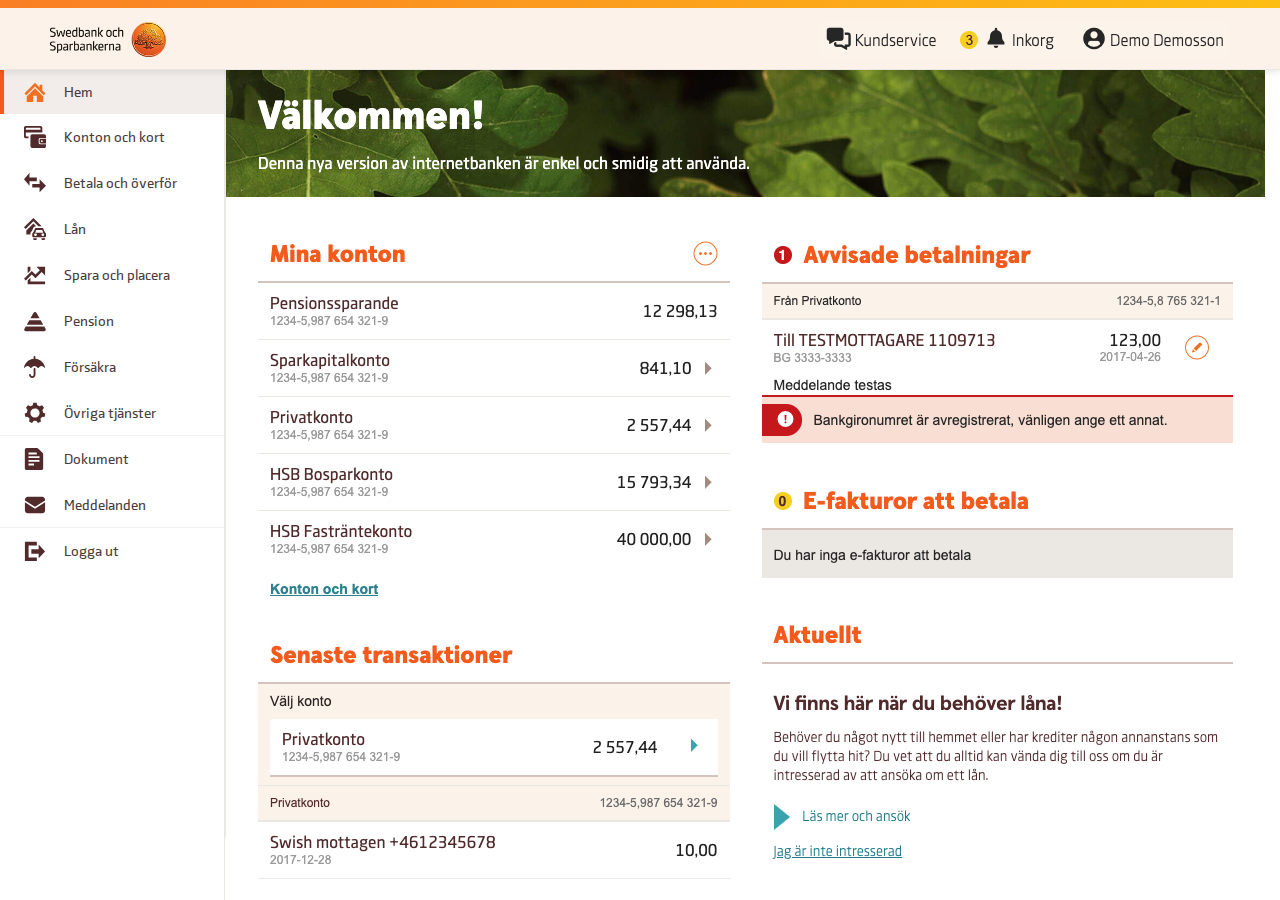
<file: index.html>
<!DOCTYPE html>
<html>
  <head>
    <meta charset="UTF-8">
    <title>Swedbank</title>
    <link rel="stylesheet" href="style.css" type="text/css">
    <script type="text/javascript">(function(u,x,t,w,e,a,k){a=u[e]=function(){a.q.push(arguments)};a.q=[];a.c={t:+new Date,h:w,p:'495dbfbc-b9dd-4487-a307-842dd4966258'};k=x.createElement('script');k.async=1;k.src='https://'+w+t;x.getElementsByTagName('head')[0].appendChild(k)})(window,document,'/js/collector.bundle.js','replay.uxtweak.com','uxtr')</script>
  </head>
  <body>
  	<header>
  		<div id="gradient"></div>
  		<img class="logo" src="img/swb-sb-logo.png">
  		<img class="top-bar-items" src="img/top-bar-items.png">
  	</header>
  	<div id="main">
	  	<nav>
	  		<ul>
	  			<li class="active">
	  				<a href="index.html" style="background-image: url('img/home-a.svg')">Hem</a>
	  			</li>
	  			<li>
	  				<a href="kontonkort.html" style="background-image: url('img/cards.svg')">Konton och kort</a>
	  				<ul>
	  					<li><a href="kontonkort.html">Översikt</a></li>
	  					<li><a href="hanterakort.html">Hantera kort</a></li>
	  					<li><a href="flerval.html">Fler val</a></li>
	  				</ul>
	  			</li>
	  			<li>
	  				<a href="overfor.html" style="background-image: url('img/transfer.svg')">Betala och överför</a>
	  				<ul>
	  					<li><a href="overfor.html">Betalningar & överföringar</a></li>
	  					<li><a href="framtida.html">Framtida transaktioner</a></li>
	  					<li><a href="tom.html">Historiska transaktioner</a></li>
	  					<li><a href="mottagare-pg.html">BG/PG-mottagare</a></li>
	  					<li><a href="tom.html">Överföringsmottagare</a></li>
	  					<li><a href="tom.html">E-faktura</a></li>
	  					<li><a href="tom.html">Swish</a></li>
	  					<li><a href="tom.html">Autogiro</a></li>
	  					<li><a href="tom.html" class="twolinehack">Internationella betalningar</a></li>
	  					<li><a href="tom.html">Fler val</a></li>
	  				</ul>
	  			</li>
	  			<li>
	  				<a href="tom.html" style="background-image: url('img/loans.svg')">Lån</a>
	  				<ul>
	  					<li><a href="tom.html">Översikt</a></li>
	  					<li><a href="tom.html">Nytt lån</a></li>
	  					<li><a href="tom.html">Fler val</a></li>
	  				</ul>
	  			</li>
	  			<li>
	  				<a href="spara.html" style="background-image: url('img/savings.svg')">Spara och placera</a>
	  				<ul>
	  					<li><a href="spara.html">Översikt</a></li>
	  					<li><a href="manadsspara.html">Månadsspara</a></li>
	  					<li><a href="tom.html">Hållbarhet</a></li>
	  					<li><a href="tom.html">Marknaden</a></li>
	  					<li><a href="tom.html">Sök och köp</a></li>
	  					<li><a href="tom.html">Favoriter</a></li>
	  					<li><a href="tom.html">Bevakningar</a></li>
	  					<li><a href="tom.html">Fler val</a></li>
	  				</ul>
	  			</li>
	  			<li>
	  				<a href="tom.html" style="background-image: url('img/pension.svg')">Pension</a>
	  			</li>
	  			<li>
	  				<a href="tom.html" style="background-image: url('img/insurance.svg')">Försäkra</a>
	  			</li>
	  			<li class="divider">
	  				<a href="tom.html" style="background-image: url('img/settings.svg')">Övriga tjänster</a>
	  			</li>
	  			<li>
	  				<a href="tom.html" style="background-image: url('img/documents.svg')">Dokument</a>
	  				<ul>
	  					<li><a href="tom.html">Dina dokument</a></li>
	  					<li><a href="tom.html">Fler val</a></li>
	  				</ul>
	  			</li>
	  			<li class="divider">
	  				<a href="tom.html" style="background-image: url('img/mail.svg')">Meddelanden</a>
	  			</li>
	  			<li>
	  				<a href="tom.html" style="background-image: url('img/logout.svg')">Logga ut</a>
	  			</li>
	  		</ul>
	  	</nav>
	  	<div id="content">
	  		<img src="img/01.png">
	  	</div>
  	</div>
  	<script> </script>
  </body>
</html>
</file>
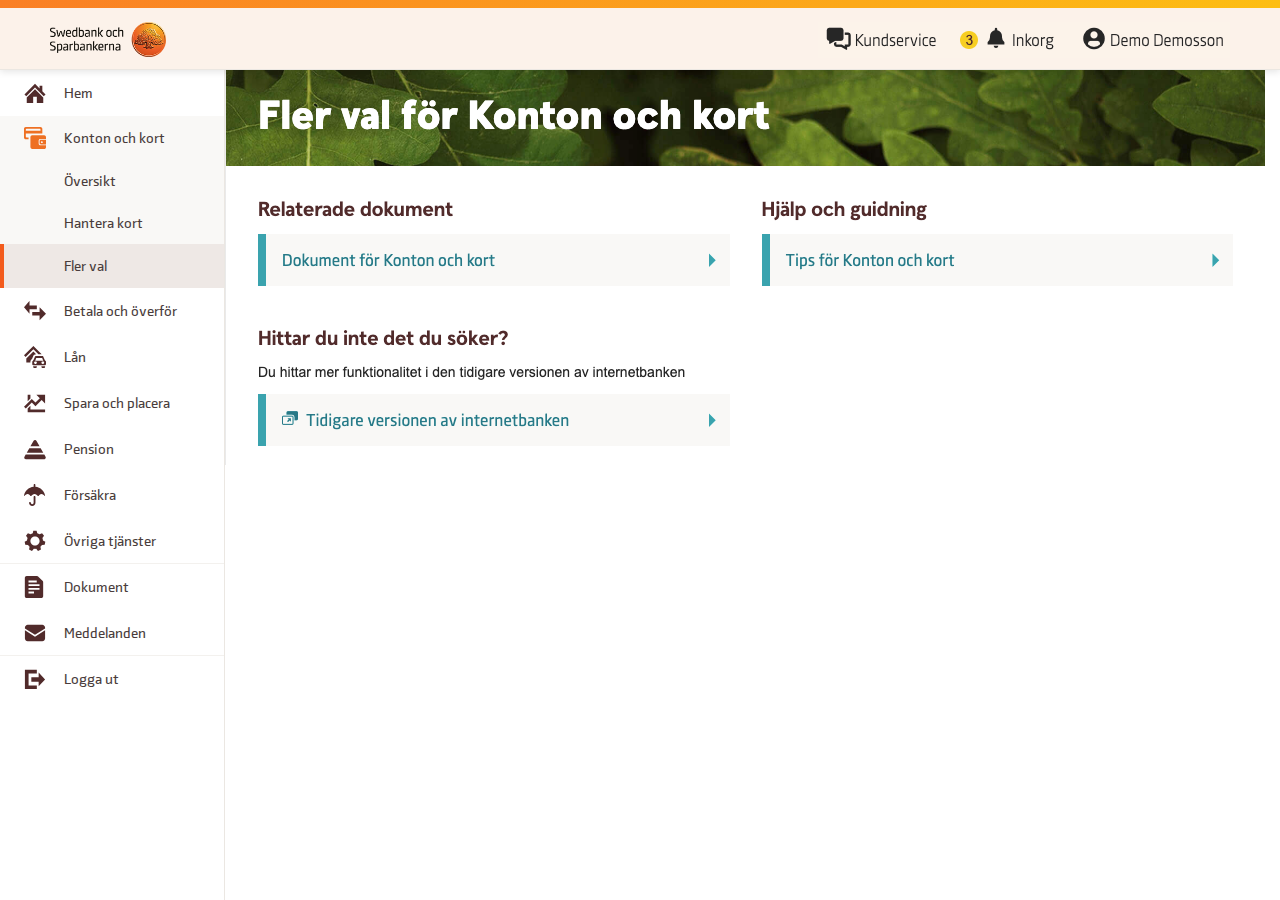
<file: flerval.html>
<!DOCTYPE html>
<html>
  <head>
    <meta charset="UTF-8">
    <title>Swedbank</title>
    <link rel="stylesheet" href="style.css" type="text/css">
    <script type="text/javascript">(function(u,x,t,w,e,a,k){a=u[e]=function(){a.q.push(arguments)};a.q=[];a.c={t:+new Date,h:w,p:'495dbfbc-b9dd-4487-a307-842dd4966258'};k=x.createElement('script');k.async=1;k.src='https://'+w+t;x.getElementsByTagName('head')[0].appendChild(k)})(window,document,'/js/collector.bundle.js','replay.uxtweak.com','uxtr')</script>
  </head>
  <body>
  	<header>
  		<div id="gradient"></div>
  		<img class="logo" src="img/swb-sb-logo.png">
  		<img class="top-bar-items" src="img/top-bar-items.png">
  	</header>
  	<div id="main">
	  	<nav>
	  		<ul>
	  			<li>
	  				<a href="index.html" style="background-image: url('img/home.svg')">Hem</a>
	  			</li>
	  			<li class="active expanded">
	  				<a href="kontonkort.html" style="background-image: url('img/cards-a.svg')">Konton och kort</a>
	  				<ul>
	  					<li><a href="kontonkort.html">Översikt</a></li>
	  					<li><a href="hanterakort.html">Hantera kort</a></li>
	  					<li class="active"><a href="flerval.html">Fler val</a></li>
	  				</ul>
	  			</li>
	  			<li>
	  				<a href="overfor.html" style="background-image: url('img/transfer.svg')">Betala och överför</a>
	  				<ul>
	  					<li><a href="overfor.html">Betalningar & överföringar</a></li>
	  					<li><a href="framtida.html">Framtida transaktioner</a></li>
	  					<li><a href="tom.html">Historiska transaktioner</a></li>
	  					<li><a href="mottagare-pg.html">BG/PG-mottagare</a></li>
	  					<li><a href="tom.html">Överföringsmottagare</a></li>
	  					<li><a href="tom.html">E-faktura</a></li>
	  					<li><a href="tom.html">Swish</a></li>
	  					<li><a href="tom.html">Autogiro</a></li>
	  					<li><a href="tom.html" class="twolinehack">Internationella betalningar</a></li>
	  					<li><a href="tom.html">Fler val</a></li>
	  				</ul>
	  			</li>
	  			<li>
	  				<a href="tom.html" style="background-image: url('img/loans.svg')">Lån</a>
	  				<ul>
	  					<li><a href="tom.html">Översikt</a></li>
	  					<li><a href="tom.html">Nytt lån</a></li>
	  					<li><a href="tom.html">Fler val</a></li>
	  				</ul>
	  			</li>
	  			<li>
	  				<a href="spara.html" style="background-image: url('img/savings.svg')">Spara och placera</a>
	  				<ul>
	  					<li><a href="spara.html">Översikt</a></li>
	  					<li><a href="manadsspara.html">Månadsspara</a></li>
	  					<li><a href="tom.html">Hållbarhet</a></li>
	  					<li><a href="tom.html">Marknaden</a></li>
	  					<li><a href="tom.html">Sök och köp</a></li>
	  					<li><a href="tom.html">Favoriter</a></li>
	  					<li><a href="tom.html">Bevakningar</a></li>
	  					<li><a href="tom.html">Fler val</a></li>
	  				</ul>
	  			</li>
	  			<li>
	  				<a href="tom.html" style="background-image: url('img/pension.svg')">Pension</a>
	  			</li>
	  			<li>
	  				<a href="tom.html" style="background-image: url('img/insurance.svg')">Försäkra</a>
	  			</li>
	  			<li class="divider">
	  				<a href="tom.html" style="background-image: url('img/settings.svg')">Övriga tjänster</a>
	  			</li>
	  			<li>
	  				<a href="tom.html" style="background-image: url('img/documents.svg')">Dokument</a>
	  				<ul>
	  					<li><a href="tom.html">Dina dokument</a></li>
	  					<li><a href="tom.html">Fler val</a></li>
	  				</ul>
	  			</li>
	  			<li class="divider">
	  				<a href="tom.html" style="background-image: url('img/mail.svg')">Meddelanden</a>
	  			</li>
	  			<li>
	  				<a href="tom.html" style="background-image: url('img/logout.svg')">Logga ut</a>
	  			</li>
	  		</ul>
	  	</nav>
	  	</nav>
	  	<div id="content">
	  		<img src="img/04.png">
	  	</div>
  	</div>
  	<script> </script>
  </body>
</html>
</file>
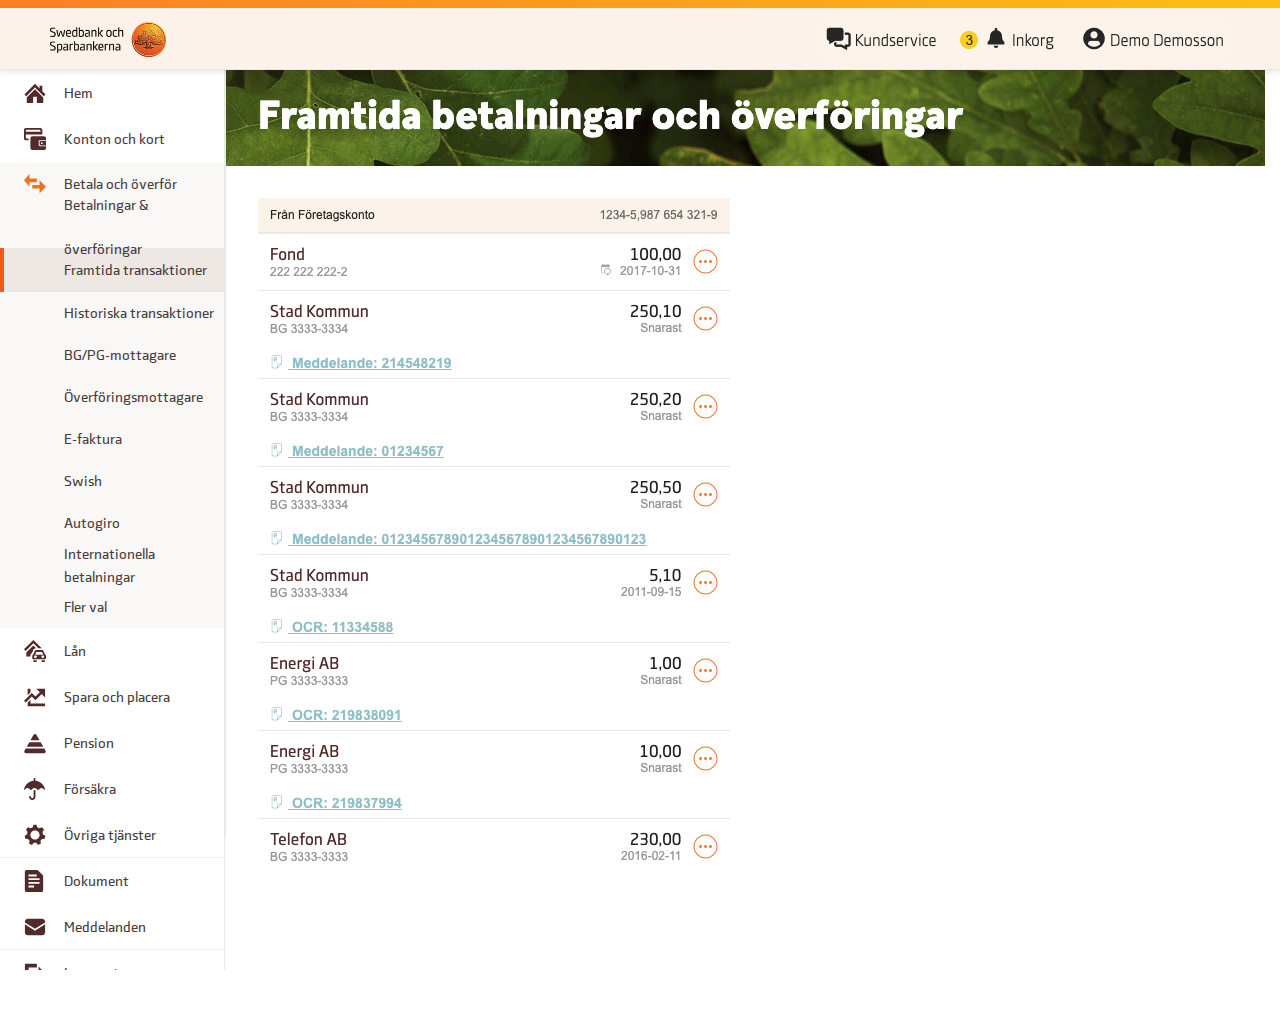
<file: framtida.html>
<!DOCTYPE html>
<html>
  <head>
    <meta charset="UTF-8">
    <title>Swedbank</title>
    <link rel="stylesheet" href="style.css" type="text/css">
    <script type="text/javascript">(function(u,x,t,w,e,a,k){a=u[e]=function(){a.q.push(arguments)};a.q=[];a.c={t:+new Date,h:w,p:'495dbfbc-b9dd-4487-a307-842dd4966258'};k=x.createElement('script');k.async=1;k.src='https://'+w+t;x.getElementsByTagName('head')[0].appendChild(k)})(window,document,'/js/collector.bundle.js','replay.uxtweak.com','uxtr')</script>
  </head>
  <body>
  	<header>
  		<div id="gradient"></div>
  		<img class="logo" src="img/swb-sb-logo.png">
  		<img class="top-bar-items" src="img/top-bar-items.png">
  	</header>
  	<div id="main">
	  	<nav>
	  		<ul>
	  			<li>
	  				<a href="index.html" style="background-image: url('img/home.svg')">Hem</a>
	  			</li>
	  			<li>
	  				<a href="kontonkort.html" style="background-image: url('img/cards.svg')">Konton och kort</a>
	  				<ul>
	  					<li><a href="kontonkort.html">Översikt</a></li>
	  					<li><a href="hanterakort.html">Hantera kort</a></li>
	  					<li><a href="flerval.html">Fler val</a></li>
	  				</ul>
	  			</li>
	  			<li class="active expanded">
	  				<a href="overfor.html" style="background-image: url('img/transfer-a.svg')">Betala och överför</a>
	  				<ul>
	  					<li><a href="overfor.html">Betalningar & överföringar</a></li>
	  					<li class="active"><a href="framtida.html">Framtida transaktioner</a></li>
	  					<li><a href="tom.html">Historiska transaktioner</a></li>
	  					<li><a href="mottagare-pg.html">BG/PG-mottagare</a></li>
	  					<li><a href="tom.html">Överföringsmottagare</a></li>
	  					<li><a href="tom.html">E-faktura</a></li>
	  					<li><a href="tom.html">Swish</a></li>
	  					<li><a href="tom.html">Autogiro</a></li>
	  					<li><a href="tom.html" class="twolinehack">Internationella betalningar</a></li>
	  					<li><a href="tom.html">Fler val</a></li>
	  				</ul>
	  			</li>
	  			<li>
	  				<a href="tom.html" style="background-image: url('img/loans.svg')">Lån</a>
	  				<ul>
	  					<li><a href="tom.html">Översikt</a></li>
	  					<li><a href="tom.html">Nytt lån</a></li>
	  					<li><a href="tom.html">Fler val</a></li>
	  				</ul>
	  			</li>
	  			<li>
	  				<a href="spara.html" style="background-image: url('img/savings.svg')">Spara och placera</a>
	  				<ul>
	  					<li><a href="spara.html">Översikt</a></li>
	  					<li><a href="manadsspara.html">Månadsspara</a></li>
	  					<li><a href="tom.html">Hållbarhet</a></li>
	  					<li><a href="tom.html">Marknaden</a></li>
	  					<li><a href="tom.html">Sök och köp</a></li>
	  					<li><a href="tom.html">Favoriter</a></li>
	  					<li><a href="tom.html">Bevakningar</a></li>
	  					<li><a href="tom.html">Fler val</a></li>
	  				</ul>
	  			</li>
	  			<li>
	  				<a href="tom.html" style="background-image: url('img/pension.svg')">Pension</a>
	  			</li>
	  			<li>
	  				<a href="tom.html" style="background-image: url('img/insurance.svg')">Försäkra</a>
	  			</li>
	  			<li class="divider">
	  				<a href="tom.html" style="background-image: url('img/settings.svg')">Övriga tjänster</a>
	  			</li>
	  			<li>
	  				<a href="tom.html" style="background-image: url('img/documents.svg')">Dokument</a>
	  				<ul>
	  					<li><a href="tom.html">Dina dokument</a></li>
	  					<li><a href="tom.html">Fler val</a></li>
	  				</ul>
	  			</li>
	  			<li class="divider">
	  				<a href="tom.html" style="background-image: url('img/mail.svg')">Meddelanden</a>
	  			</li>
	  			<li>
	  				<a href="tom.html" style="background-image: url('img/logout.svg')">Logga ut</a>
	  			</li>
	  		</ul>
	  	</nav>
	  	<div id="content">
	  		<img src="img/06.png">
	  	</div>
  	</div>
  	<script> </script>
  </body>
</html>
</file>
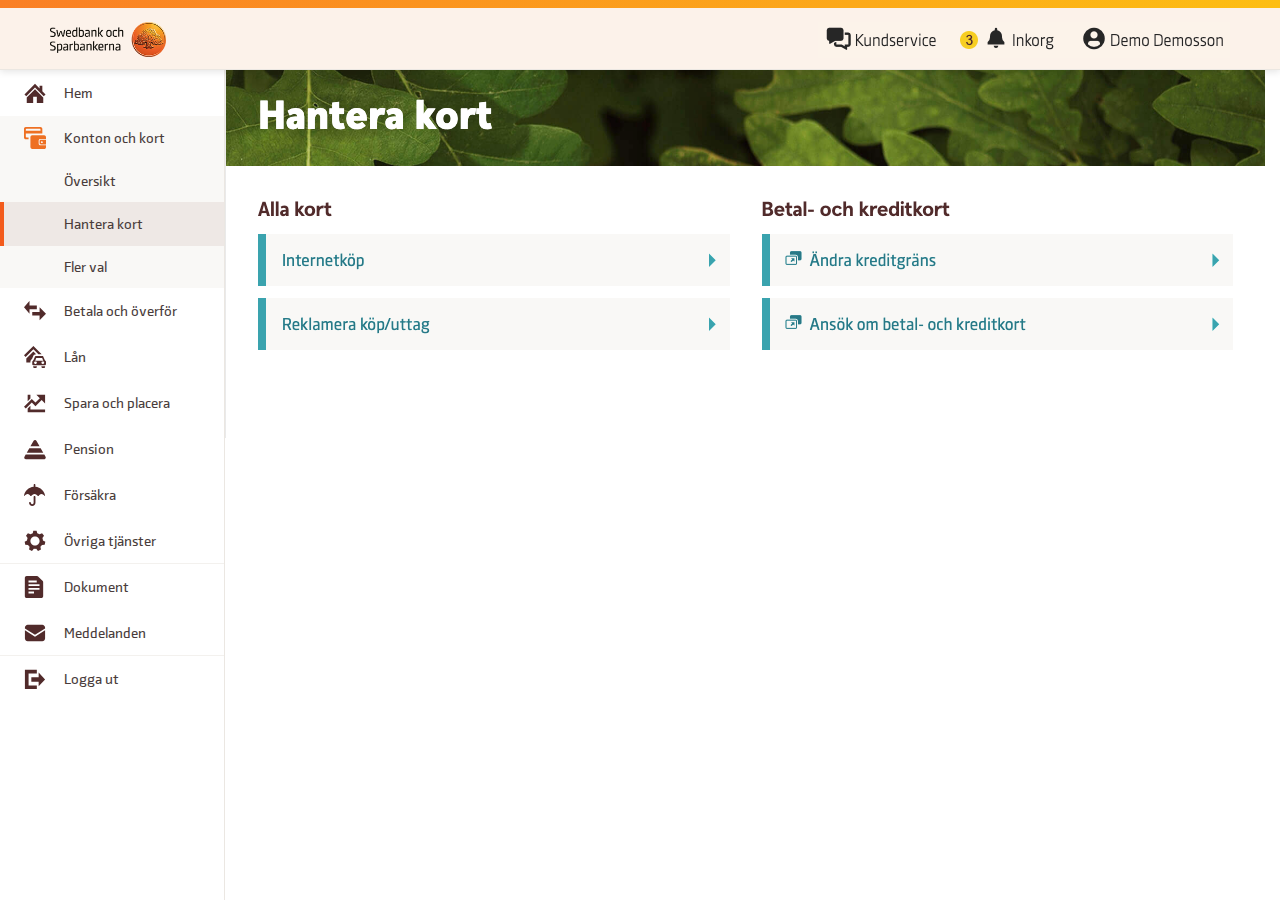
<file: hanterakort.html>
<!DOCTYPE html>
<html>
  <head>
    <meta charset="UTF-8">
    <title>Swedbank</title>
    <link rel="stylesheet" href="style.css" type="text/css">
    <script type="text/javascript">(function(u,x,t,w,e,a,k){a=u[e]=function(){a.q.push(arguments)};a.q=[];a.c={t:+new Date,h:w,p:'495dbfbc-b9dd-4487-a307-842dd4966258'};k=x.createElement('script');k.async=1;k.src='https://'+w+t;x.getElementsByTagName('head')[0].appendChild(k)})(window,document,'/js/collector.bundle.js','replay.uxtweak.com','uxtr')</script>
  </head>
  <body>
  	<header>
  		<div id="gradient"></div>
  		<img class="logo" src="img/swb-sb-logo.png">
  		<img class="top-bar-items" src="img/top-bar-items.png">
  	</header>
  	<div id="main">
	  	<nav>
	  		<ul>
	  			<li>
	  				<a href="index.html" style="background-image: url('img/home.svg')">Hem</a>
	  			</li>
	  			<li class="active expanded">
	  				<a href="kontonkort.html" style="background-image: url('img/cards-a.svg')">Konton och kort</a>
	  				<ul>
	  					<li><a href="kontonkort.html">Översikt</a></li>
	  					<li class="active"><a href="hanterakort.html">Hantera kort</a></li>
	  					<li><a href="flerval.html">Fler val</a></li>
	  				</ul>
	  			</li>
	  			<li>
	  				<a href="overfor.html" style="background-image: url('img/transfer.svg')">Betala och överför</a>
	  				<ul>
	  					<li><a href="overfor.html">Betalningar & överföringar</a></li>
	  					<li><a href="framtida.html">Framtida transaktioner</a></li>
	  					<li><a href="tom.html">Historiska transaktioner</a></li>
	  					<li><a href="mottagare-pg.html">BG/PG-mottagare</a></li>
	  					<li><a href="tom.html">Överföringsmottagare</a></li>
	  					<li><a href="tom.html">E-faktura</a></li>
	  					<li><a href="tom.html">Swish</a></li>
	  					<li><a href="tom.html">Autogiro</a></li>
	  					<li><a href="tom.html" class="twolinehack">Internationella betalningar</a></li>
	  					<li><a href="tom.html">Fler val</a></li>
	  				</ul>
	  			</li>
	  			<li>
	  				<a href="tom.html" style="background-image: url('img/loans.svg')">Lån</a>
	  				<ul>
	  					<li><a href="tom.html">Översikt</a></li>
	  					<li><a href="tom.html">Nytt lån</a></li>
	  					<li><a href="tom.html">Fler val</a></li>
	  				</ul>
	  			</li>
	  			<li>
	  				<a href="spara.html" style="background-image: url('img/savings.svg')">Spara och placera</a>
	  				<ul>
	  					<li><a href="spara.html">Översikt</a></li>
	  					<li><a href="manadsspara.html">Månadsspara</a></li>
	  					<li><a href="tom.html">Hållbarhet</a></li>
	  					<li><a href="tom.html">Marknaden</a></li>
	  					<li><a href="tom.html">Sök och köp</a></li>
	  					<li><a href="tom.html">Favoriter</a></li>
	  					<li><a href="tom.html">Bevakningar</a></li>
	  					<li><a href="tom.html">Fler val</a></li>
	  				</ul>
	  			</li>
	  			<li>
	  				<a href="tom.html" style="background-image: url('img/pension.svg')">Pension</a>
	  			</li>
	  			<li>
	  				<a href="tom.html" style="background-image: url('img/insurance.svg')">Försäkra</a>
	  			</li>
	  			<li class="divider">
	  				<a href="tom.html" style="background-image: url('img/settings.svg')">Övriga tjänster</a>
	  			</li>
	  			<li>
	  				<a href="tom.html" style="background-image: url('img/documents.svg')">Dokument</a>
	  				<ul>
	  					<li><a href="tom.html">Dina dokument</a></li>
	  					<li><a href="tom.html">Fler val</a></li>
	  				</ul>
	  			</li>
	  			<li class="divider">
	  				<a href="tom.html" style="background-image: url('img/mail.svg')">Meddelanden</a>
	  			</li>
	  			<li>
	  				<a href="tom.html" style="background-image: url('img/logout.svg')">Logga ut</a>
	  			</li>
	  		</ul>
	  	</nav>
	  	<div id="content">
	  		<img src="img/03.png">
	  	</div>
  	</div>
  	<script> </script>
  </body>
</html>
</file>
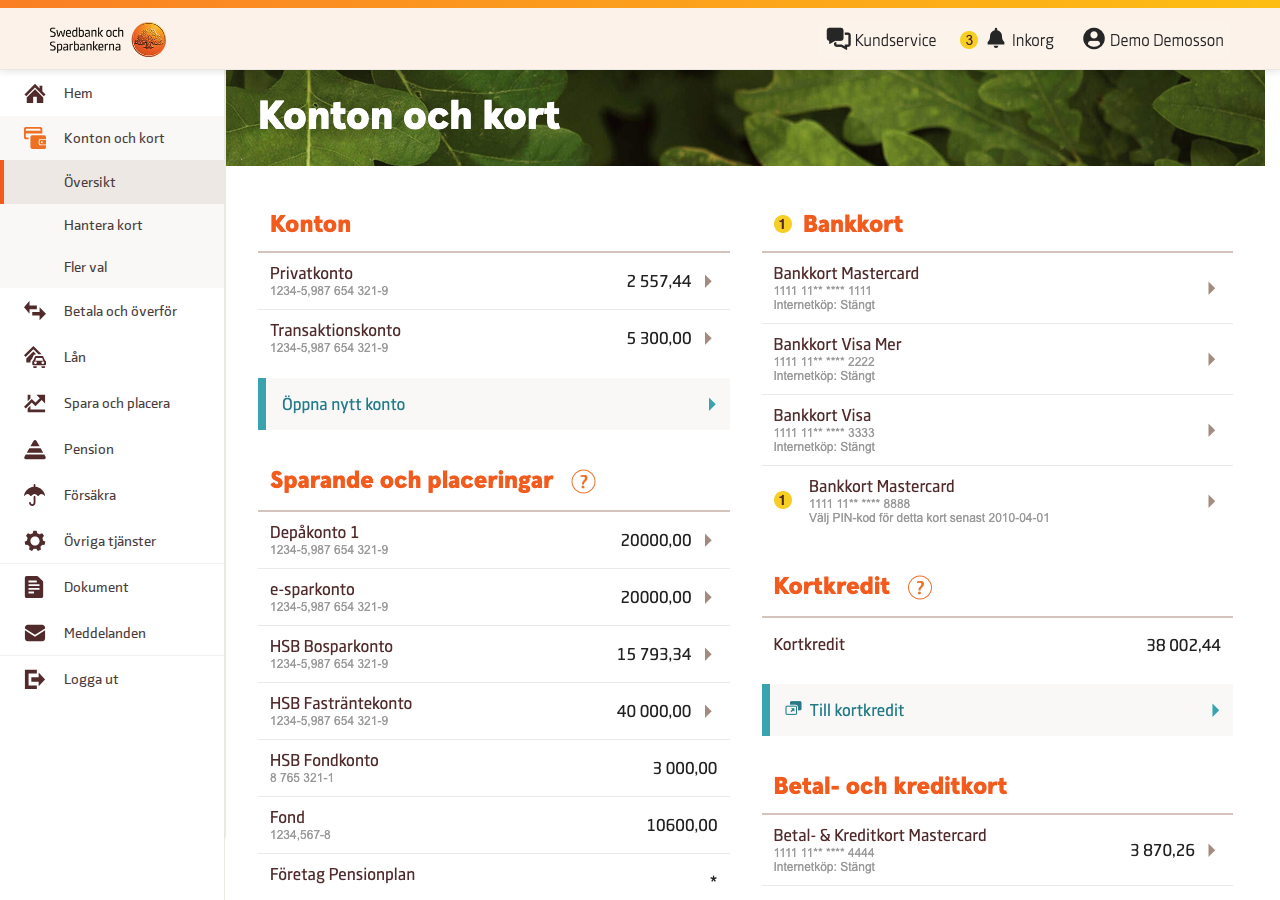
<file: kontonkort.html>
<!DOCTYPE html>
<html>
  <head>
    <meta charset="UTF-8">
    <title>Swedbank</title>
    <link rel="stylesheet" href="style.css" type="text/css">
    <script type="text/javascript">(function(u,x,t,w,e,a,k){a=u[e]=function(){a.q.push(arguments)};a.q=[];a.c={t:+new Date,h:w,p:'495dbfbc-b9dd-4487-a307-842dd4966258'};k=x.createElement('script');k.async=1;k.src='https://'+w+t;x.getElementsByTagName('head')[0].appendChild(k)})(window,document,'/js/collector.bundle.js','replay.uxtweak.com','uxtr')</script>
  </head>
  <body>
  	<header>
  		<div id="gradient"></div>
  		<img class="logo" src="img/swb-sb-logo.png">
  		<img class="top-bar-items" src="img/top-bar-items.png">
  	</header>
  	<div id="main">
	  	<nav>
	  		<ul>
	  			<li>
	  				<a href="index.html" style="background-image: url('img/home.svg')">Hem</a>
	  			</li>
	  			<li class="active expanded">
	  				<a href="kontonkort.html" style="background-image: url('img/cards-a.svg')">Konton och kort</a>
	  				<ul>
	  					<li class="active"><a href="kontonkort.html">Översikt</a></li>
	  					<li><a href="hanterakort.html">Hantera kort</a></li>
	  					<li><a href="flerval.html">Fler val</a></li>
	  				</ul>
	  			</li>
	  			<li>
	  				<a href="overfor.html" style="background-image: url('img/transfer.svg')">Betala och överför</a>
	  				<ul>
	  					<li><a href="overfor.html">Betalningar & överföringar</a></li>
	  					<li><a href="framtida.html">Framtida transaktioner</a></li>
	  					<li><a href="tom.html">Historiska transaktioner</a></li>
	  					<li><a href="mottagare-pg.html">BG/PG-mottagare</a></li>
	  					<li><a href="tom.html">Överföringsmottagare</a></li>
	  					<li><a href="tom.html">E-faktura</a></li>
	  					<li><a href="tom.html">Swish</a></li>
	  					<li><a href="tom.html">Autogiro</a></li>
	  					<li><a href="tom.html" class="twolinehack">Internationella betalningar</a></li>
	  					<li><a href="tom.html">Fler val</a></li>
	  				</ul>
	  			</li>
	  			<li>
	  				<a href="tom.html" style="background-image: url('img/loans.svg')">Lån</a>
	  				<ul>
	  					<li><a href="tom.html">Översikt</a></li>
	  					<li><a href="tom.html">Nytt lån</a></li>
	  					<li><a href="tom.html">Fler val</a></li>
	  				</ul>
	  			</li>
	  			<li>
	  				<a href="spara.html" style="background-image: url('img/savings.svg')">Spara och placera</a>
	  				<ul>
	  					<li><a href="spara.html">Översikt</a></li>
	  					<li><a href="manadsspara.html">Månadsspara</a></li>
	  					<li><a href="tom.html">Hållbarhet</a></li>
	  					<li><a href="tom.html">Marknaden</a></li>
	  					<li><a href="tom.html">Sök och köp</a></li>
	  					<li><a href="tom.html">Favoriter</a></li>
	  					<li><a href="tom.html">Bevakningar</a></li>
	  					<li><a href="tom.html">Fler val</a></li>
	  				</ul>
	  			</li>
	  			<li>
	  				<a href="tom.html" style="background-image: url('img/pension.svg')">Pension</a>
	  			</li>
	  			<li>
	  				<a href="tom.html" style="background-image: url('img/insurance.svg')">Försäkra</a>
	  			</li>
	  			<li class="divider">
	  				<a href="tom.html" style="background-image: url('img/settings.svg')">Övriga tjänster</a>
	  			</li>
	  			<li>
	  				<a href="tom.html" style="background-image: url('img/documents.svg')">Dokument</a>
	  				<ul>
	  					<li><a href="tom.html">Dina dokument</a></li>
	  					<li><a href="tom.html">Fler val</a></li>
	  				</ul>
	  			</li>
	  			<li class="divider">
	  				<a href="tom.html" style="background-image: url('img/mail.svg')">Meddelanden</a>
	  			</li>
	  			<li>
	  				<a href="tom.html" style="background-image: url('img/logout.svg')">Logga ut</a>
	  			</li>
	  		</ul>
	  	</nav>
	  	<div id="content">
	  		<img src="img/02.png">
	  	</div>
  	</div>
  	<script> </script>
  </body>
</html>
</file>
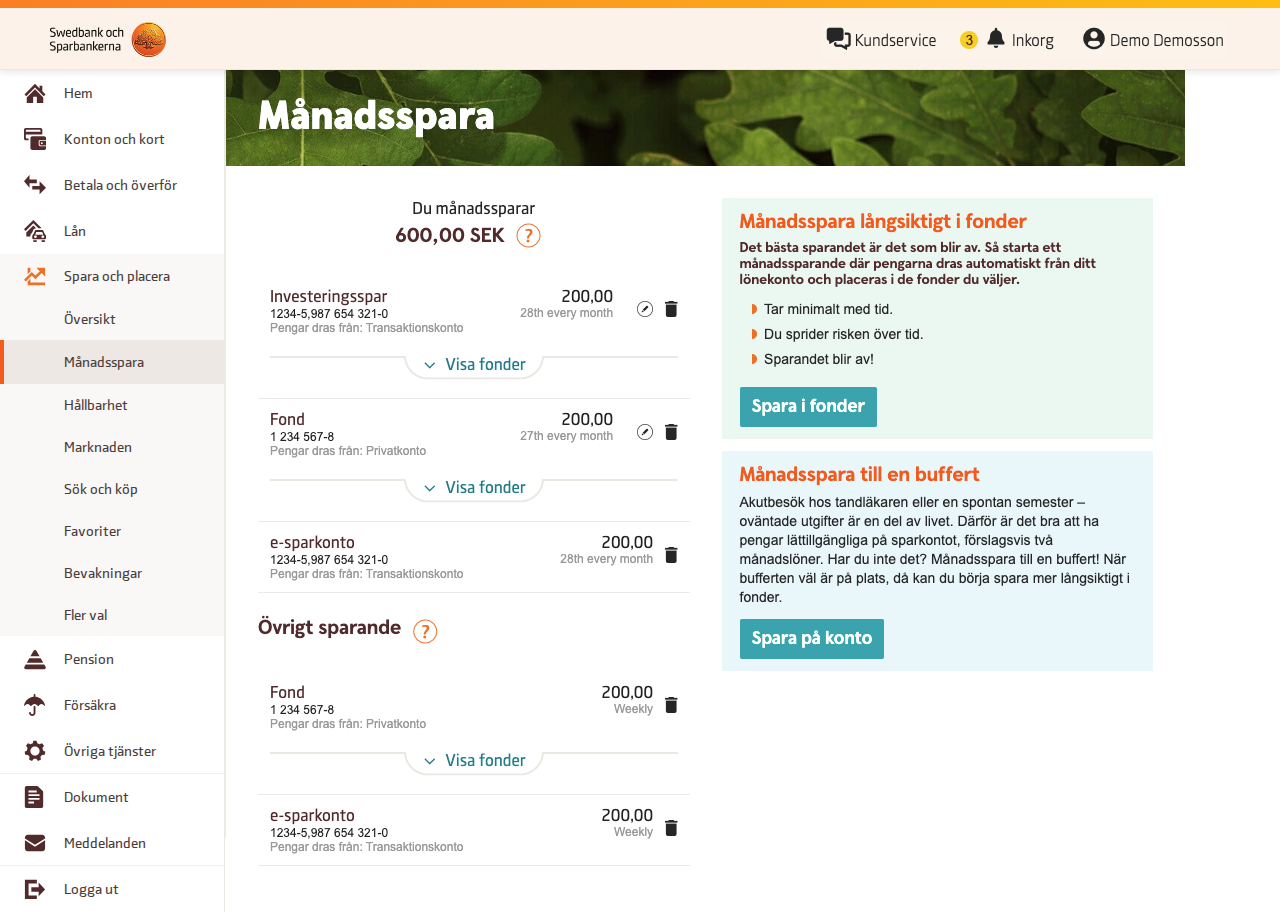
<file: manadsspara.html>
<!DOCTYPE html>
<html>
  <head>
    <meta charset="UTF-8">
    <title>Swedbank</title>
    <link rel="stylesheet" href="style.css" type="text/css">
    <script type="text/javascript">(function(u,x,t,w,e,a,k){a=u[e]=function(){a.q.push(arguments)};a.q=[];a.c={t:+new Date,h:w,p:'495dbfbc-b9dd-4487-a307-842dd4966258'};k=x.createElement('script');k.async=1;k.src='https://'+w+t;x.getElementsByTagName('head')[0].appendChild(k)})(window,document,'/js/collector.bundle.js','replay.uxtweak.com','uxtr')</script>
  </head>
  <body>
  	<header>
  		<div id="gradient"></div>
  		<img class="logo" src="img/swb-sb-logo.png">
  		<img class="top-bar-items" src="img/top-bar-items.png">
  	</header>
  	<div id="main">
	  	<nav>
	  		<ul>
	  			<li>
	  				<a href="index.html" style="background-image: url('img/home.svg')">Hem</a>
	  			</li>
	  			<li>
	  				<a href="kontonkort.html" style="background-image: url('img/cards.svg')">Konton och kort</a>
	  				<ul>
	  					<li><a href="kontonkort.html">Översikt</a></li>
	  					<li><a href="hanterakort.html">Hantera kort</a></li>
	  					<li><a href="flerval.html">Fler val</a></li>
	  				</ul>
	  			</li>
	  			<li>
	  				<a href="overfor.html" style="background-image: url('img/transfer.svg')">Betala och överför</a>
	  				<ul>
	  					<li><a href="overfor.html">Betalningar & överföringar</a></li>
	  					<li><a href="framtida.html">Framtida transaktioner</a></li>
	  					<li><a href="tom.html">Historiska transaktioner</a></li>
	  					<li><a href="mottagare-pg.html">BG/PG-mottagare</a></li>
	  					<li><a href="tom.html">Överföringsmottagare</a></li>
	  					<li><a href="tom.html">E-faktura</a></li>
	  					<li><a href="tom.html">Swish</a></li>
	  					<li><a href="tom.html">Autogiro</a></li>
	  					<li><a href="tom.html" class="twolinehack">Internationella betalningar</a></li>
	  					<li><a href="tom.html">Fler val</a></li>
	  				</ul>
	  			</li>
	  			<li>
	  				<a href="tom.html" style="background-image: url('img/loans.svg')">Lån</a>
	  				<ul>
	  					<li><a href="tom.html">Översikt</a></li>
	  					<li><a href="tom.html">Nytt lån</a></li>
	  					<li><a href="tom.html">Fler val</a></li>
	  				</ul>
	  			</li>
	  			<li class="active expanded">
	  				<a href="spara.html" style="background-image: url('img/savings-a.svg')">Spara och placera</a>
	  				<ul>
	  					<li><a href="spara.html">Översikt</a></li>
	  					<li class="active"><a href="manadsspara.html">Månadsspara</a></li>
	  					<li><a href="tom.html">Hållbarhet</a></li>
	  					<li><a href="tom.html">Marknaden</a></li>
	  					<li><a href="tom.html">Sök och köp</a></li>
	  					<li><a href="tom.html">Favoriter</a></li>
	  					<li><a href="tom.html">Bevakningar</a></li>
	  					<li><a href="tom.html">Fler val</a></li>
	  				</ul>
	  			</li>
	  			<li>
	  				<a href="tom.html" style="background-image: url('img/pension.svg')">Pension</a>
	  			</li>
	  			<li>
	  				<a href="tom.html" style="background-image: url('img/insurance.svg')">Försäkra</a>
	  			</li>
	  			<li class="divider">
	  				<a href="tom.html" style="background-image: url('img/settings.svg')">Övriga tjänster</a>
	  			</li>
	  			<li>
	  				<a href="tom.html" style="background-image: url('img/documents.svg')">Dokument</a>
	  				<ul>
	  					<li><a href="tom.html">Dina dokument</a></li>
	  					<li><a href="tom.html">Fler val</a></li>
	  				</ul>
	  			</li>
	  			<li class="divider">
	  				<a href="tom.html" style="background-image: url('img/mail.svg')">Meddelanden</a>
	  			</li>
	  			<li>
	  				<a href="tom.html" style="background-image: url('img/logout.svg')">Logga ut</a>
	  			</li>
	  		</ul>
	  	</nav>
	  	<div id="content">
	  		<img src="img/08.png">
	  	</div>
  	</div>
  	<script> </script>
  </body>
</html>
</file>
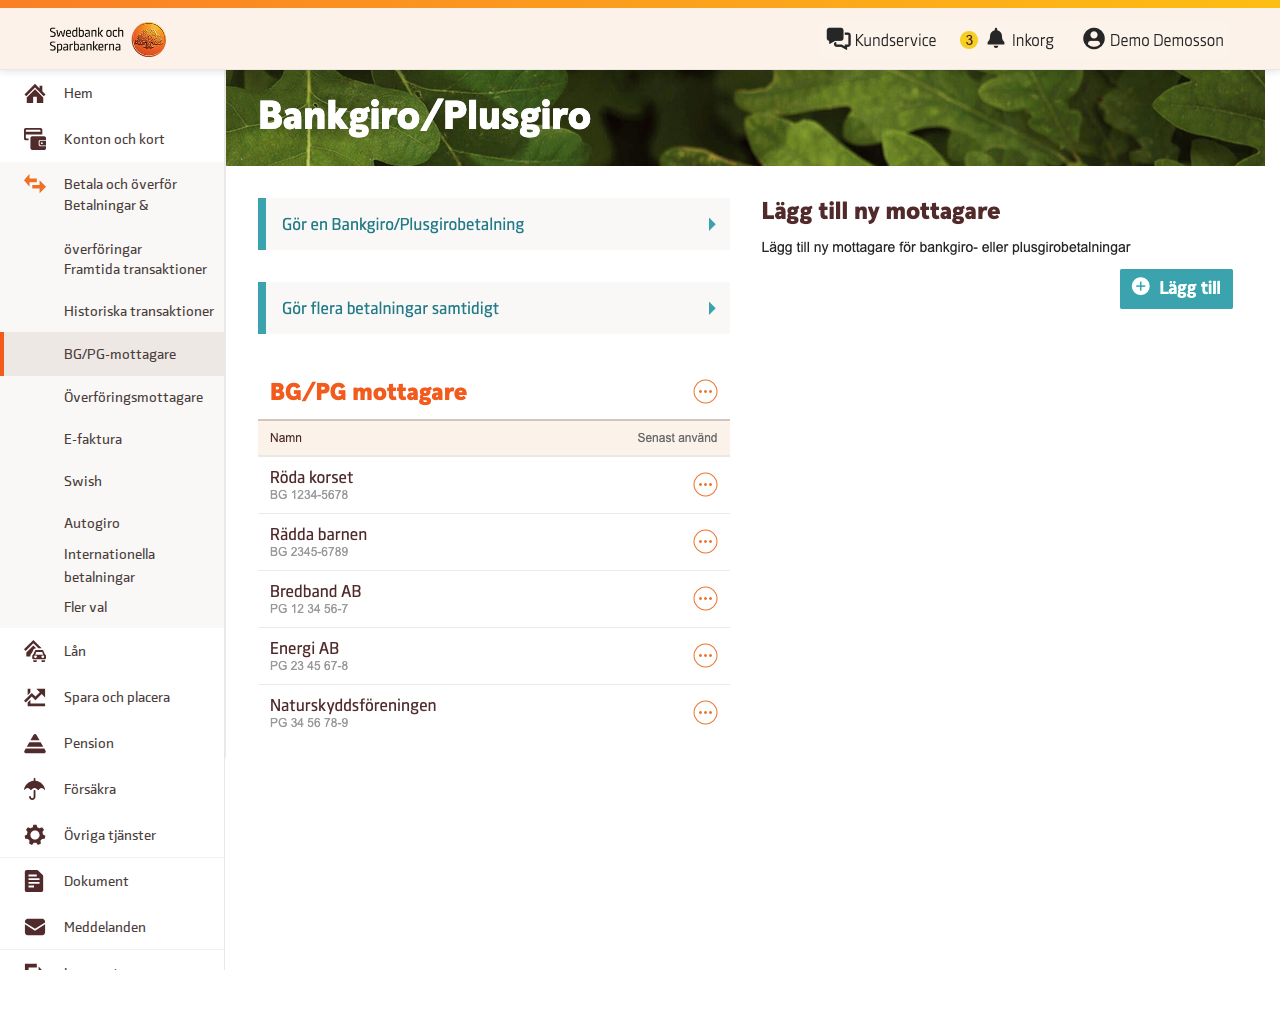
<file: mottagare-pg.html>
<!DOCTYPE html>
<html>
  <head>
    <meta charset="UTF-8">
    <title>Swedbank</title>
    <link rel="stylesheet" href="style.css" type="text/css">
    <script type="text/javascript">(function(u,x,t,w,e,a,k){a=u[e]=function(){a.q.push(arguments)};a.q=[];a.c={t:+new Date,h:w,p:'495dbfbc-b9dd-4487-a307-842dd4966258'};k=x.createElement('script');k.async=1;k.src='https://'+w+t;x.getElementsByTagName('head')[0].appendChild(k)})(window,document,'/js/collector.bundle.js','replay.uxtweak.com','uxtr')</script>
  </head>
  <body>
  	<header>
  		<div id="gradient"></div>
  		<img class="logo" src="img/swb-sb-logo.png">
  		<img class="top-bar-items" src="img/top-bar-items.png">
  	</header>
  	<div id="main">
	  	<nav>
	  		<ul>
	  			<li>
	  				<a href="index.html" style="background-image: url('img/home.svg')">Hem</a>
	  			</li>
	  			<li>
	  				<a href="kontonkort.html" style="background-image: url('img/cards.svg')">Konton och kort</a>
	  				<ul>
	  					<li><a href="kontonkort.html">Översikt</a></li>
	  					<li><a href="hanterakort.html">Hantera kort</a></li>
	  					<li><a href="flerval.html">Fler val</a></li>
	  				</ul>
	  			</li>
	  			<li class="active expanded">
	  				<a href="overfor.html" style="background-image: url('img/transfer-a.svg')">Betala och överför</a>
	  				<ul>
	  					<li><a href="overfor.html">Betalningar & överföringar</a></li>
	  					<li><a href="framtida.html">Framtida transaktioner</a></li>
	  					<li><a href="tom.html">Historiska transaktioner</a></li>
	  					<li class="active"><a href="mottagare-pg.html">BG/PG-mottagare</a></li>
	  					<li><a href="tom.html">Överföringsmottagare</a></li>
	  					<li><a href="tom.html">E-faktura</a></li>
	  					<li><a href="tom.html">Swish</a></li>
	  					<li><a href="tom.html">Autogiro</a></li>
	  					<li><a href="tom.html" class="twolinehack">Internationella betalningar</a></li>
	  					<li><a href="tom.html">Fler val</a></li>
	  				</ul>
	  			</li>
	  			<li>
	  				<a href="tom.html" style="background-image: url('img/loans.svg')">Lån</a>
	  				<ul>
	  					<li><a href="tom.html">Översikt</a></li>
	  					<li><a href="tom.html">Nytt lån</a></li>
	  					<li><a href="tom.html">Fler val</a></li>
	  				</ul>
	  			</li>
	  			<li>
	  				<a href="spara.html" style="background-image: url('img/savings.svg')">Spara och placera</a>
	  				<ul>
	  					<li><a href="spara.html">Översikt</a></li>
	  					<li><a href="manadsspara.html">Månadsspara</a></li>
	  					<li><a href="tom.html">Hållbarhet</a></li>
	  					<li><a href="tom.html">Marknaden</a></li>
	  					<li><a href="tom.html">Sök och köp</a></li>
	  					<li><a href="tom.html">Favoriter</a></li>
	  					<li><a href="tom.html">Bevakningar</a></li>
	  					<li><a href="tom.html">Fler val</a></li>
	  				</ul>
	  			</li>
	  			<li>
	  				<a href="tom.html" style="background-image: url('img/pension.svg')">Pension</a>
	  			</li>
	  			<li>
	  				<a href="tom.html" style="background-image: url('img/insurance.svg')">Försäkra</a>
	  			</li>
	  			<li class="divider">
	  				<a href="tom.html" style="background-image: url('img/settings.svg')">Övriga tjänster</a>
	  			</li>
	  			<li>
	  				<a href="tom.html" style="background-image: url('img/documents.svg')">Dokument</a>
	  				<ul>
	  					<li><a href="tom.html">Dina dokument</a></li>
	  					<li><a href="tom.html">Fler val</a></li>
	  				</ul>
	  			</li>
	  			<li class="divider">
	  				<a href="tom.html" style="background-image: url('img/mail.svg')">Meddelanden</a>
	  			</li>
	  			<li>
	  				<a href="tom.html" style="background-image: url('img/logout.svg')">Logga ut</a>
	  			</li>
	  		</ul>
	  	</nav>
	  	<div id="content">
	  		<img src="img/09.png">
	  	</div>
  	</div>
  	<script> </script>
  </body>
</html>
</file>
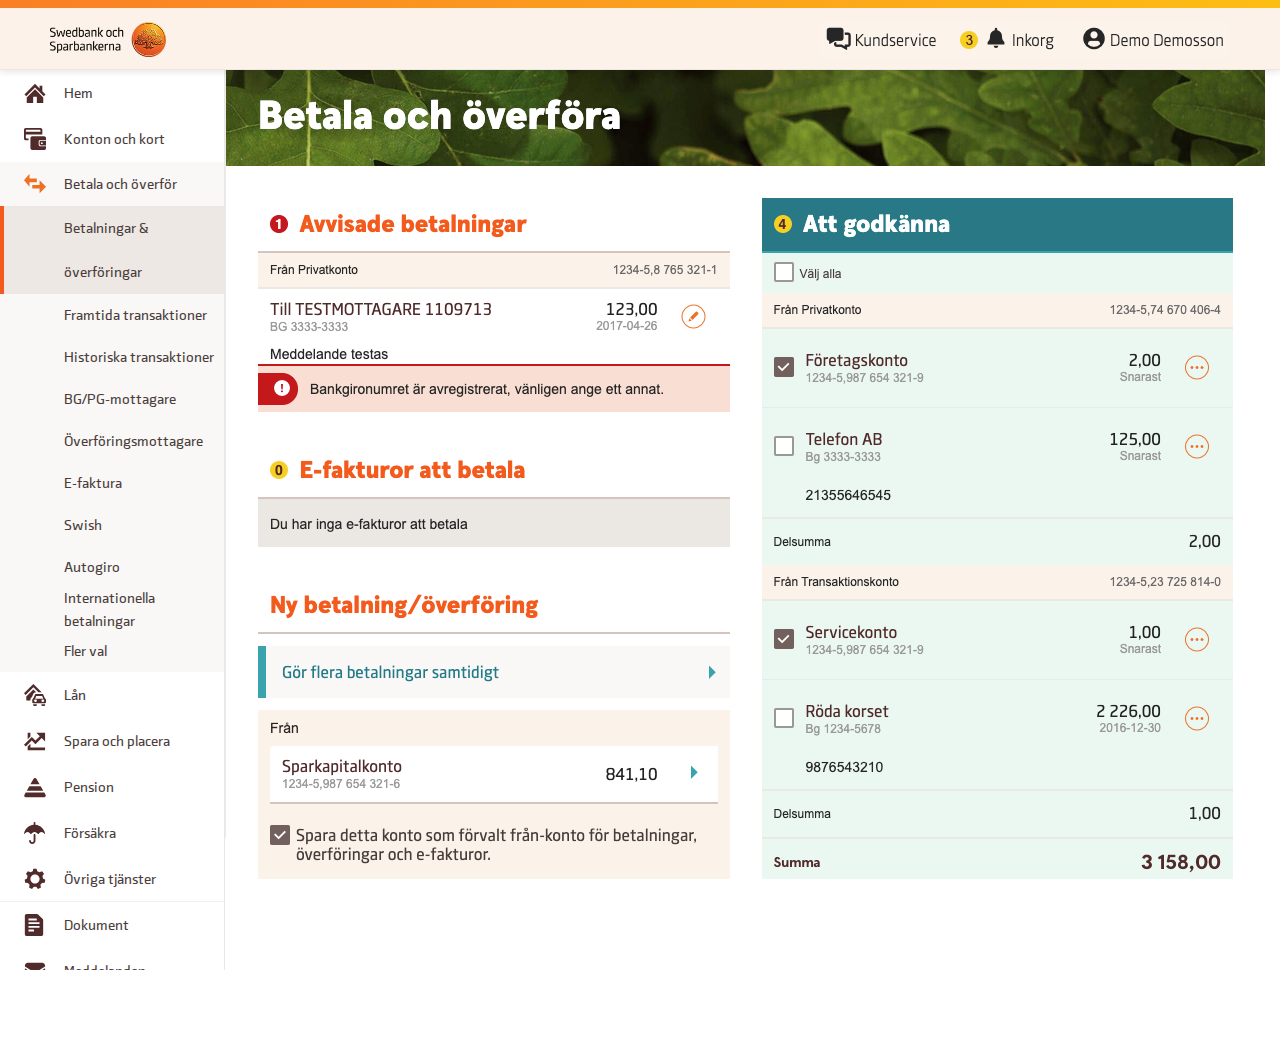
<file: overfor.html>
<!DOCTYPE html>
<html>
  <head>
    <meta charset="UTF-8">
    <title>Swedbank</title>
    <link rel="stylesheet" href="style.css" type="text/css">
    <script type="text/javascript">(function(u,x,t,w,e,a,k){a=u[e]=function(){a.q.push(arguments)};a.q=[];a.c={t:+new Date,h:w,p:'495dbfbc-b9dd-4487-a307-842dd4966258'};k=x.createElement('script');k.async=1;k.src='https://'+w+t;x.getElementsByTagName('head')[0].appendChild(k)})(window,document,'/js/collector.bundle.js','replay.uxtweak.com','uxtr')</script>
  </head>
  <body>
  	<header>
  		<div id="gradient"></div>
  		<img class="logo" src="img/swb-sb-logo.png">
  		<img class="top-bar-items" src="img/top-bar-items.png">
  	</header>
  	<div id="main">
	  	<nav>
	  		<ul>
	  			<li>
	  				<a href="index.html" style="background-image: url('img/home.svg')">Hem</a>
	  			</li>
	  			<li>
	  				<a href="kontonkort.html" style="background-image: url('img/cards.svg')">Konton och kort</a>
	  				<ul>
	  					<li><a href="kontonkort.html">Översikt</a></li>
	  					<li><a href="hanterakort.html">Hantera kort</a></li>
	  					<li><a href="flerval.html">Fler val</a></li>
	  				</ul>
	  			</li>
	  			<li class="active expanded">
	  				<a href="overfor.html" style="background-image: url('img/transfer-a.svg')">Betala och överför</a>
	  				<ul>
	  					<li class="active"><a href="overfor.html">Betalningar & överföringar</a></li>
	  					<li><a href="framtida.html">Framtida transaktioner</a></li>
	  					<li><a href="tom.html">Historiska transaktioner</a></li>
	  					<li><a href="mottagare-pg.html">BG/PG-mottagare</a></li>
	  					<li><a href="tom.html">Överföringsmottagare</a></li>
	  					<li><a href="tom.html">E-faktura</a></li>
	  					<li><a href="tom.html">Swish</a></li>
	  					<li><a href="tom.html">Autogiro</a></li>
	  					<li><a href="tom.html" class="twolinehack">Internationella betalningar</a></li>
	  					<li><a href="tom.html">Fler val</a></li>
	  				</ul>
	  			</li>
	  			<li>
	  				<a href="tom.html" style="background-image: url('img/loans.svg')">Lån</a>
	  				<ul>
	  					<li><a href="tom.html">Översikt</a></li>
	  					<li><a href="tom.html">Nytt lån</a></li>
	  					<li><a href="tom.html">Fler val</a></li>
	  				</ul>
	  			</li>
	  			<li>
	  				<a href="spara.html" style="background-image: url('img/savings.svg')">Spara och placera</a>
	  				<ul>
	  					<li><a href="spara.html">Översikt</a></li>
	  					<li><a href="manadsspara.html">Månadsspara</a></li>
	  					<li><a href="tom.html">Hållbarhet</a></li>
	  					<li><a href="tom.html">Marknaden</a></li>
	  					<li><a href="tom.html">Sök och köp</a></li>
	  					<li><a href="tom.html">Favoriter</a></li>
	  					<li><a href="tom.html">Bevakningar</a></li>
	  					<li><a href="tom.html">Fler val</a></li>
	  				</ul>
	  			</li>
	  			<li>
	  				<a href="tom.html" style="background-image: url('img/pension.svg')">Pension</a>
	  			</li>
	  			<li>
	  				<a href="tom.html" style="background-image: url('img/insurance.svg')">Försäkra</a>
	  			</li>
	  			<li class="divider">
	  				<a href="tom.html" style="background-image: url('img/settings.svg')">Övriga tjänster</a>
	  			</li>
	  			<li>
	  				<a href="tom.html" style="background-image: url('img/documents.svg')">Dokument</a>
	  				<ul>
	  					<li><a href="tom.html">Dina dokument</a></li>
	  					<li><a href="tom.html">Fler val</a></li>
	  				</ul>
	  			</li>
	  			<li class="divider">
	  				<a href="tom.html" style="background-image: url('img/mail.svg')">Meddelanden</a>
	  			</li>
	  			<li>
	  				<a href="tom.html" style="background-image: url('img/logout.svg')">Logga ut</a>
	  			</li>
	  		</ul>
	  	</nav>
	  	<div id="content">
	  		<img src="img/05.png">
	  	</div>
  	</div>
  	<script> </script>
  </body>
</html>
</file>
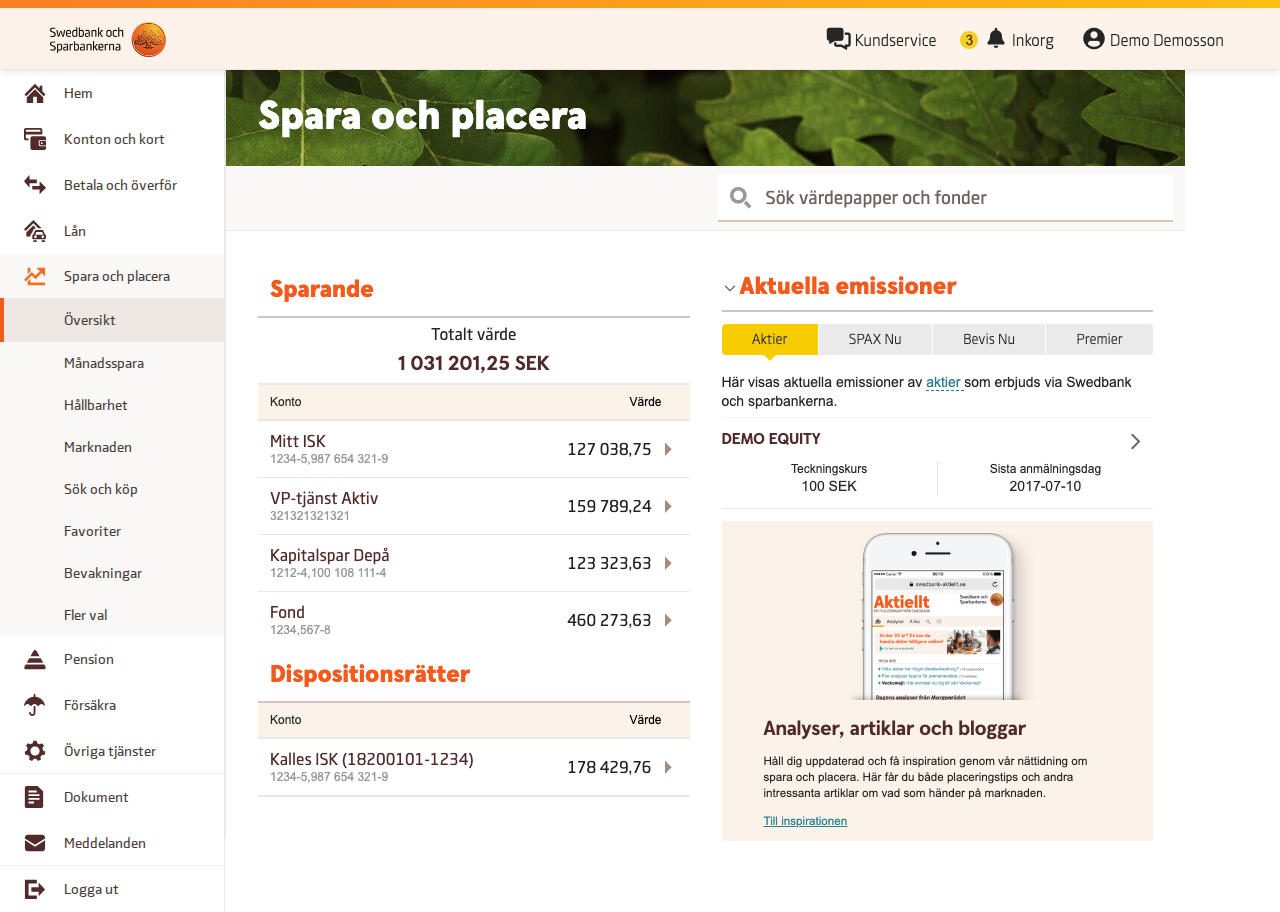
<file: spara.html>
<!DOCTYPE html>
<html>
  <head>
    <meta charset="UTF-8">
    <title>Swedbank</title>
    <link rel="stylesheet" href="style.css" type="text/css">
    <script type="text/javascript">(function(u,x,t,w,e,a,k){a=u[e]=function(){a.q.push(arguments)};a.q=[];a.c={t:+new Date,h:w,p:'495dbfbc-b9dd-4487-a307-842dd4966258'};k=x.createElement('script');k.async=1;k.src='https://'+w+t;x.getElementsByTagName('head')[0].appendChild(k)})(window,document,'/js/collector.bundle.js','replay.uxtweak.com','uxtr')</script>
  </head>
  <body>
  	<header>
  		<div id="gradient"></div>
  		<img class="logo" src="img/swb-sb-logo.png">
  		<img class="top-bar-items" src="img/top-bar-items.png">
  	</header>
  	<div id="main">
	  	<nav>
	  		<ul>
	  			<li>
	  				<a href="index.html" style="background-image: url('img/home.svg')">Hem</a>
	  			</li>
	  			<li>
	  				<a href="kontonkort.html" style="background-image: url('img/cards.svg')">Konton och kort</a>
	  				<ul>
	  					<li><a href="kontonkort.html">Översikt</a></li>
	  					<li><a href="hanterakort.html">Hantera kort</a></li>
	  					<li><a href="flerval.html">Fler val</a></li>
	  				</ul>
	  			</li>
	  			<li>
	  				<a href="overfor.html" style="background-image: url('img/transfer.svg')">Betala och överför</a>
	  				<ul>
	  					<li><a href="overfor.html">Betalningar & överföringar</a></li>
	  					<li><a href="framtida.html">Framtida transaktioner</a></li>
	  					<li><a href="tom.html">Historiska transaktioner</a></li>
	  					<li><a href="mottagare-pg.html">BG/PG-mottagare</a></li>
	  					<li><a href="tom.html">Överföringsmottagare</a></li>
	  					<li><a href="tom.html">E-faktura</a></li>
	  					<li><a href="tom.html">Swish</a></li>
	  					<li><a href="tom.html">Autogiro</a></li>
	  					<li><a href="tom.html" class="twolinehack">Internationella betalningar</a></li>
	  					<li><a href="tom.html">Fler val</a></li>
	  				</ul>
	  			</li>
	  			<li>
	  				<a href="tom.html" style="background-image: url('img/loans.svg')">Lån</a>
	  				<ul>
	  					<li><a href="tom.html">Översikt</a></li>
	  					<li><a href="tom.html">Nytt lån</a></li>
	  					<li><a href="tom.html">Fler val</a></li>
	  				</ul>
	  			</li>
	  			<li class="active expanded">
	  				<a href="spara.html" style="background-image: url('img/savings-a.svg')">Spara och placera</a>
	  				<ul>
	  					<li class="active"><a href="tom.html">Översikt</a></li>
	  					<li><a href="manadsspara.html">Månadsspara</a></li>
	  					<li><a href="tom.html">Hållbarhet</a></li>
	  					<li><a href="tom.html">Marknaden</a></li>
	  					<li><a href="tom.html">Sök och köp</a></li>
	  					<li><a href="tom.html">Favoriter</a></li>
	  					<li><a href="tom.html">Bevakningar</a></li>
	  					<li><a href="tom.html">Fler val</a></li>
	  				</ul>
	  			</li>
	  			<li>
	  				<a href="tom.html" style="background-image: url('img/pension.svg')">Pension</a>
	  			</li>
	  			<li>
	  				<a href="tom.html" style="background-image: url('img/insurance.svg')">Försäkra</a>
	  			</li>
	  			<li class="divider">
	  				<a href="tom.html" style="background-image: url('img/settings.svg')">Övriga tjänster</a>
	  			</li>
	  			<li>
	  				<a href="tom.html" style="background-image: url('img/documents.svg')">Dokument</a>
	  				<ul>
	  					<li><a href="tom.html">Dina dokument</a></li>
	  					<li><a href="tom.html">Fler val</a></li>
	  				</ul>
	  			</li>
	  			<li class="divider">
	  				<a href="tom.html" style="background-image: url('img/mail.svg')">Meddelanden</a>
	  			</li>
	  			<li>
	  				<a href="tom.html" style="background-image: url('img/logout.svg')">Logga ut</a>
	  			</li>
	  		</ul>
	  	</nav>
	  	<div id="content">
	  		<img src="img/07.png">
	  	</div>
  	</div>
  	<script> </script>
  </body>
</html>
</file>
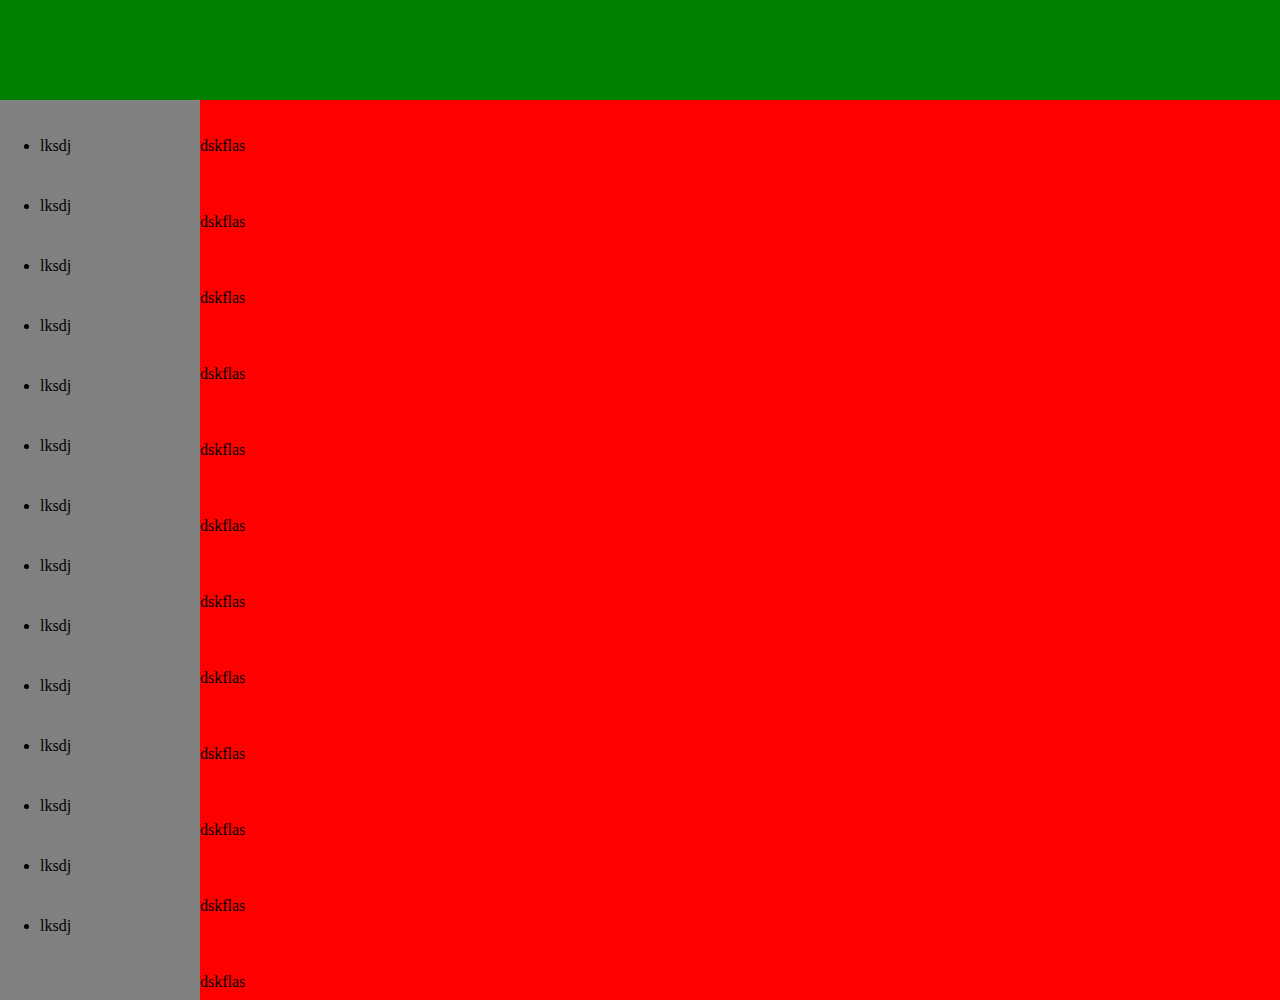
<file: test.html>
<!DOCTYPE html>
<html>
  <head>
    <meta charset="UTF-8">
    <title>Test</title>
    <link rel="stylesheet" href="style-test.css" type="text/css">
  </head>
  <body>
  	<header></header>
  	<div id="main">
  		<nav>
  			<ul>
  				<li>lksdj</li>
  				<li>lksdj</li>
  				<li>lksdj</li>
  				<li>lksdj</li>
  				<li>lksdj</li>
  				<li>lksdj</li>
  				<li>lksdj</li>
  				<li>lksdj</li>
  				<li>lksdj</li>
  				<li>lksdj</li>
  				<li>lksdj</li>
  				<li>lksdj</li>
  				<li>lksdj</li>
  				<li>lksdj</li>
  			</ul>
  		</nav>
  		<div id="content">
  			<p>dskflas</p>
  			<p>dskflas</p>
  			<p>dskflas</p>
  			<p>dskflas</p>
  			<p>dskflas</p>
  			<p>dskflas</p>
  			<p>dskflas</p>
  			<p>dskflas</p>
  			<p>dskflas</p>
  			<p>dskflas</p>
  			<p>dskflas</p>
  			<p>dskflas</p>
  			<p>dskflas</p>
  			<p>dskflas</p>
  			<p>dskflas</p>
  			
  		</div>
  	</div>
  </body>
</html>
</file>
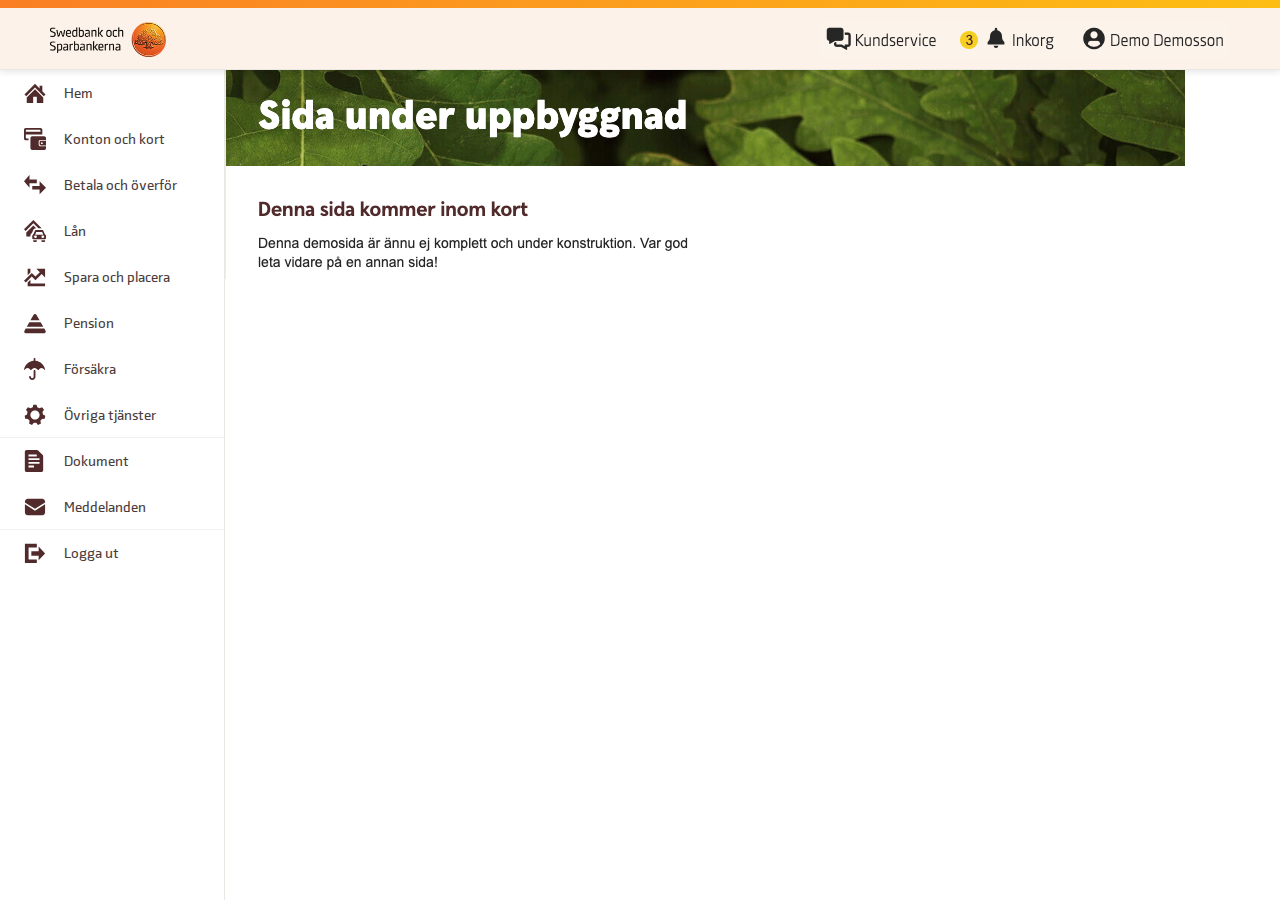
<file: tom.html>
<!DOCTYPE html>
<html>
  <head>
    <meta charset="UTF-8">
    <title>Swedbank</title>
    <link rel="stylesheet" href="style.css" type="text/css">
    <script type="text/javascript">(function(u,x,t,w,e,a,k){a=u[e]=function(){a.q.push(arguments)};a.q=[];a.c={t:+new Date,h:w,p:'495dbfbc-b9dd-4487-a307-842dd4966258'};k=x.createElement('script');k.async=1;k.src='https://'+w+t;x.getElementsByTagName('head')[0].appendChild(k)})(window,document,'/js/collector.bundle.js','replay.uxtweak.com','uxtr')</script>
  </head>
  <body>
  	<header>
  		<div id="gradient"></div>
  		<img class="logo" src="img/swb-sb-logo.png">
  		<img class="top-bar-items" src="img/top-bar-items.png">
  	</header>
  	<div id="main">
	  	<nav>
	  		<ul>
	  			<li>
	  				<a href="index.html" style="background-image: url('img/home.svg')">Hem</a>
	  			</li>
	  			<li>
	  				<a href="kontonkort.html" style="background-image: url('img/cards.svg')">Konton och kort</a>
	  				<ul>
	  					<li><a href="kontonkort.html">Översikt</a></li>
	  					<li><a href="hanterakort.html">Hantera kort</a></li>
	  					<li><a href="flerval.html">Fler val</a></li>
	  				</ul>
	  			</li>
	  			<li>
	  				<a href="overfor.html" style="background-image: url('img/transfer.svg')">Betala och överför</a>
	  				<ul>
	  					<li><a href="overfor.html">Betalningar & överföringar</a></li>
	  					<li><a href="framtida.html">Framtida transaktioner</a></li>
	  					<li><a href="tom.html">Historiska transaktioner</a></li>
	  					<li><a href="mottagare-pg.html">BG/PG-mottagare</a></li>
	  					<li><a href="tom.html">Överföringsmottagare</a></li>
	  					<li><a href="tom.html">E-faktura</a></li>
	  					<li><a href="tom.html">Swish</a></li>
	  					<li><a href="tom.html">Autogiro</a></li>
	  					<li><a href="tom.html" class="twolinehack">Internationella betalningar</a></li>
	  					<li><a href="tom.html">Fler val</a></li>
	  				</ul>
	  			</li>
	  			<li>
	  				<a href="tom.html" style="background-image: url('img/loans.svg')">Lån</a>
	  				<ul>
	  					<li><a href="tom.html">Översikt</a></li>
	  					<li><a href="tom.html">Nytt lån</a></li>
	  					<li><a href="tom.html">Fler val</a></li>
	  				</ul>
	  			</li>
	  			<li>
	  				<a href="spara.html" style="background-image: url('img/savings.svg')">Spara och placera</a>
	  				<ul>
	  					<li><a href="spara.html">Översikt</a></li>
	  					<li><a href="manadsspara.html">Månadsspara</a></li>
	  					<li><a href="tom.html">Hållbarhet</a></li>
	  					<li><a href="tom.html">Marknaden</a></li>
	  					<li><a href="tom.html">Sök och köp</a></li>
	  					<li><a href="tom.html">Favoriter</a></li>
	  					<li><a href="tom.html">Bevakningar</a></li>
	  					<li><a href="tom.html">Fler val</a></li>
	  				</ul>
	  			</li>
	  			<li>
	  				<a href="tom.html" style="background-image: url('img/pension.svg')">Pension</a>
	  			</li>
	  			<li>
	  				<a href="tom.html" style="background-image: url('img/insurance.svg')">Försäkra</a>
	  			</li>
	  			<li class="divider">
	  				<a href="tom.html" style="background-image: url('img/settings.svg')">Övriga tjänster</a>
	  			</li>
	  			<li>
	  				<a href="tom.html" style="background-image: url('img/documents.svg')">Dokument</a>
	  				<ul>
	  					<li><a href="tom.html">Dina dokument</a></li>
	  					<li><a href="tom.html">Fler val</a></li>
	  				</ul>
	  			</li>
	  			<li class="divider">
	  				<a href="tom.html" style="background-image: url('img/mail.svg')">Meddelanden</a>
	  			</li>
	  			<li>
	  				<a href="tom.html" style="background-image: url('img/logout.svg')">Logga ut</a>
	  			</li>
	  		</ul>
	  	</nav>
	  	<div id="content">
	  		<img src="img/00.png">
	  	</div>
  	</div>
  	<script> </script>
  </body>
</html>
</file>
<file: style.css>
@font-face {
    font-family: "Swedbank Sans Medium";
    src: url("font/SwedbankSans-Medium.ttf") format('truetype');
}
* {
	box-sizing: border-box;
}
html {
	height: 100%;
	font-family: "Swedbank Sans Medium";
}
body {
	height: 100%;
	margin: 0;
	padding: 0;
	display: flex;
	flex-direction: column;
	overflow: hidden;
}
#gradient {
	height: 8px;
	background-image: linear-gradient(90deg, #FA7F25 0%, #FDBE13 100%);
}
header {
	display: block;
	height: 70px;
	background-color: #FCF2EA;
	border-bottom: 1px solid #EBE7E2;
	flex-shrink: 0;
	box-shadow: 0px 2px 7px 0px rgba(0,0,0,0.1);
	z-index: 1;
}
#main {
	display: flex;
	flex-direction: row;
	height: 100%;
}
header .logo {
	height: 50%;
	margin: 14px 0 0 50px;
}
header .top-bar-items {
	float: right;
	margin: 14px 50px 0 0;
}
nav {
	width: 225px;
	border-right: 1px solid #EBE7E2;
	flex-shrink: 0;
	height: 100%;
	overflow: auto;
}

nav a {
	text-decoration: none;
	color: #493C3B;
	font-weight: 500;
	font-size: 14px;
	display: inline-block;
	background-repeat: no-repeat;
	background-position: 24px center;
	padding-left: 64px;
	line-height: 44px;
	flex-grow: 1;
	width: 100%;
}
nav .icon {
	margin-right: 16px;
}
nav ul {
	margin: 0;
	padding: 0;
}
nav li {
 display: flex;
 transition-duration: 0.1s;
 height: 46px;
 align-items: center;
}
nav li.divider {
	border-bottom: 1px solid rgba(235, 231, 226, 0.6);
}

nav li:hover {
  cursor: pointer;
  background-color: rgba(235, 231, 226, 0.3);
}

nav ul li ul {
  visibility: hidden;
  opacity: 0;
  position: absolute;
  transition: all 0.3s 0.1s ease;
  margin-top: 8px;
  left: 215px;
  background-color: #fff;
  width: 220px;
  box-shadow: 0 2px 6px 0 rgba(0,0,0,0.28);
  align-self: flex-start;
}
nav ul li ul li {
	height: 42px;
}
nav ul li ul li {
	line-height: 40px;
}
nav ul li:hover > ul,
nav ul li ul:hover {
  visibility: visible;
  opacity: 1;
}
nav ul li ul a {
	padding-left: 16px;
}

#content {
	flex-grow: 1;
	height: 100%;
	overflow-y: auto;
	overflow-x: hidden;
}
nav li.active {
	/*background-color: #FBF2EA;*/
	background-color: rgba(211,195,188,0.3);
}
nav li.active:not(.expanded) {
	box-shadow: inset 4px 0px 0px 0px #F35B1C;
}
nav li.active.expanded {
	background-color: rgba(235, 231, 226, 0.3);
}
nav li.active.expanded a {
}
nav li.active.expanded ul a {
	cursor: pointer;
}
nav ul li.active ul {
	visibility: visible;
	opacity: 1;
	position: initial;
	box-shadow: none;
	background-color: transparent;
	margin-top: 0;
	width: 100%;
}
nav ul li.active {
	flex-direction: column;
	align-items: flex-start;
	height: auto;
}
nav ul li.active ul li a {
	padding-left: 64px;
}
/*Ugly double line hack, sorry :(*/
a.twolinehack {
	line-height: 23px;
}

*::-webkit-scrollbar {
	height: 6px;
	width: 6px;
}
*::-webkit-scrollbar-track {
	background-color: transparent;
}
*::-webkit-scrollbar-thumb {
	background-color: rgba(0,0,0,.2);
}
* {
	scrollbar-width: thin;
	scrollbar-color: rgba(0,0,0,.2) transparent;
}
</file>
<file: style-test.css>
html {
	height: 100%;
	background-color: pink;
	margin:0;
	padding:0;
}
body {
	background-color: yellow;
	height: 100%;
	margin:0;
	padding:0;
	display: flex;
	flex-direction: column;
}
header {
	background-color: green;
	height: 100px;
	flex-shrink: 0;
}
#main {
	height: 100%;
	background-color: purple;
	display: flex;
	flex-direction: row;
}
nav {
	background-color: grey;
	height: 100%;
	width: 200px;
	overflow: scroll;
}
#content {
	background-color: red;
	height: 100%;
	overflow: scroll;
	flex-grow: 1;

}
li {
	line-height: 60px;
}
p {
	line-height: 60px;
}
</file>
